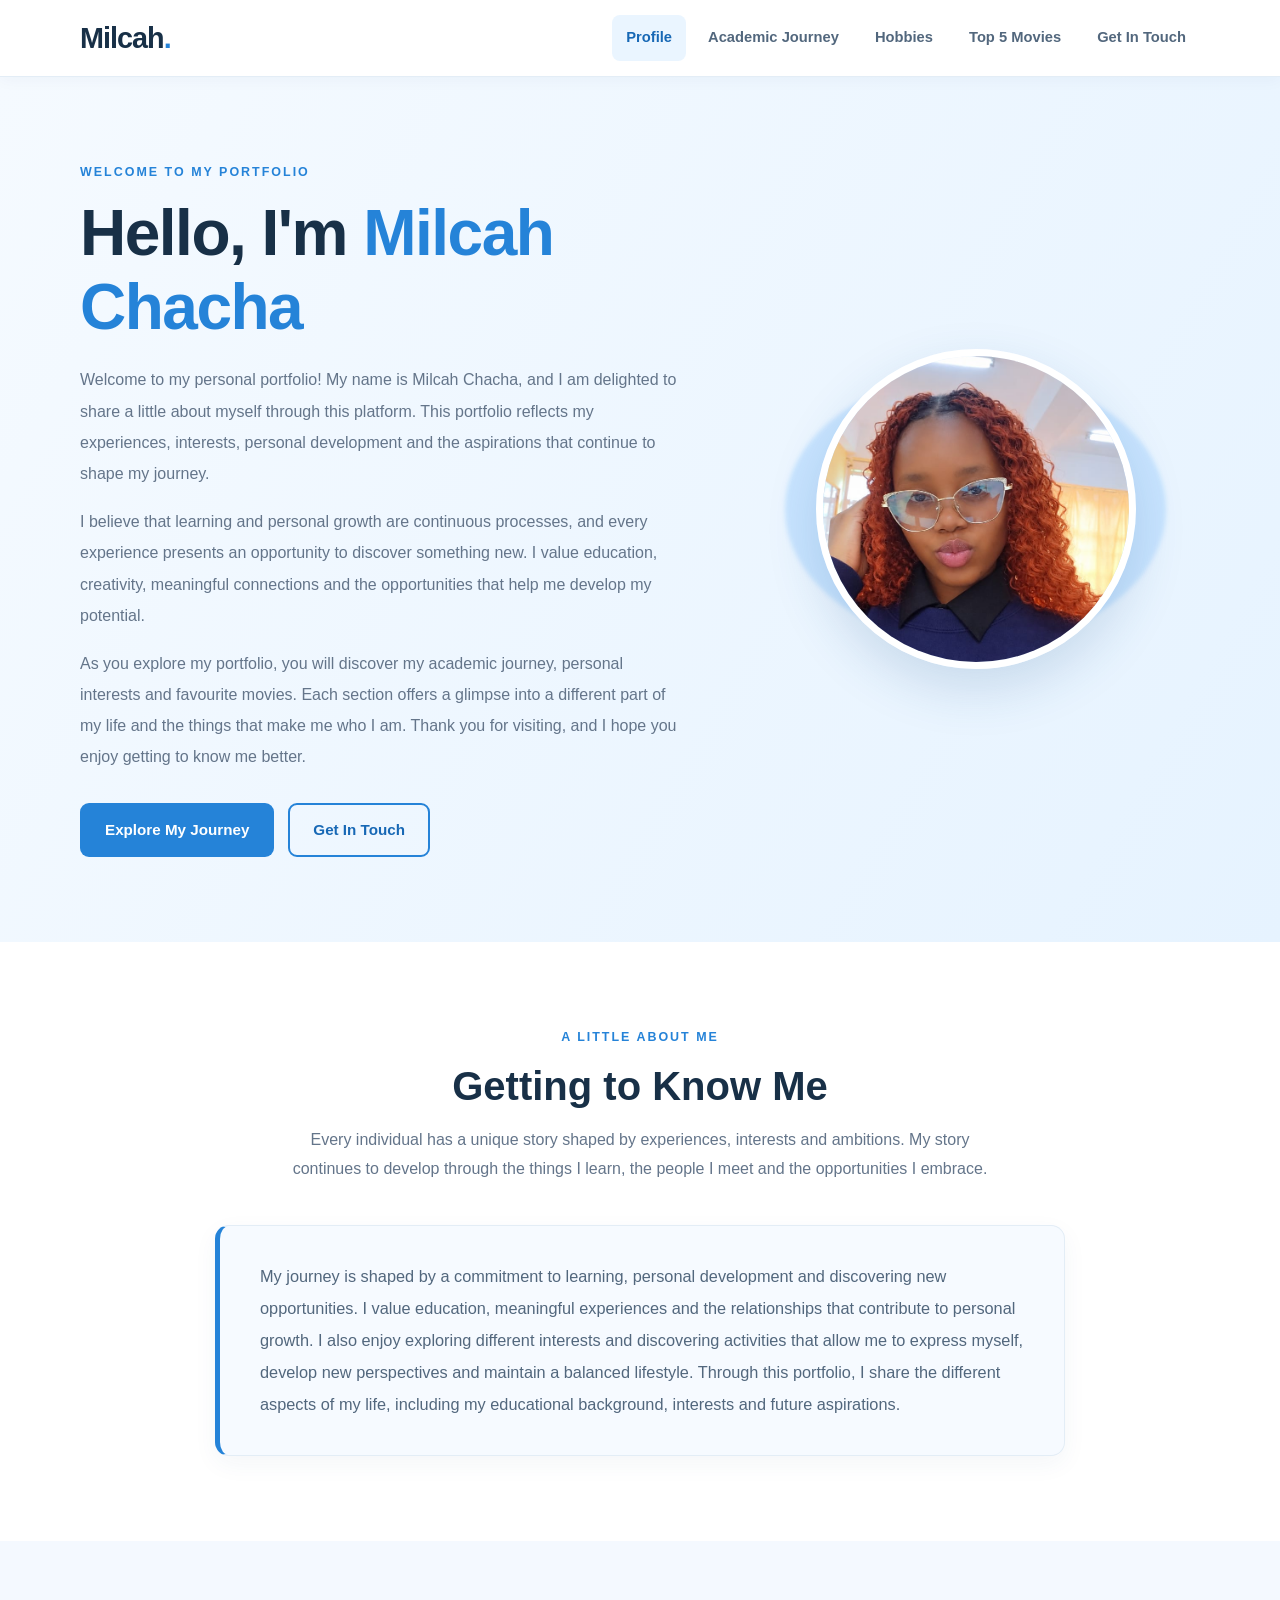
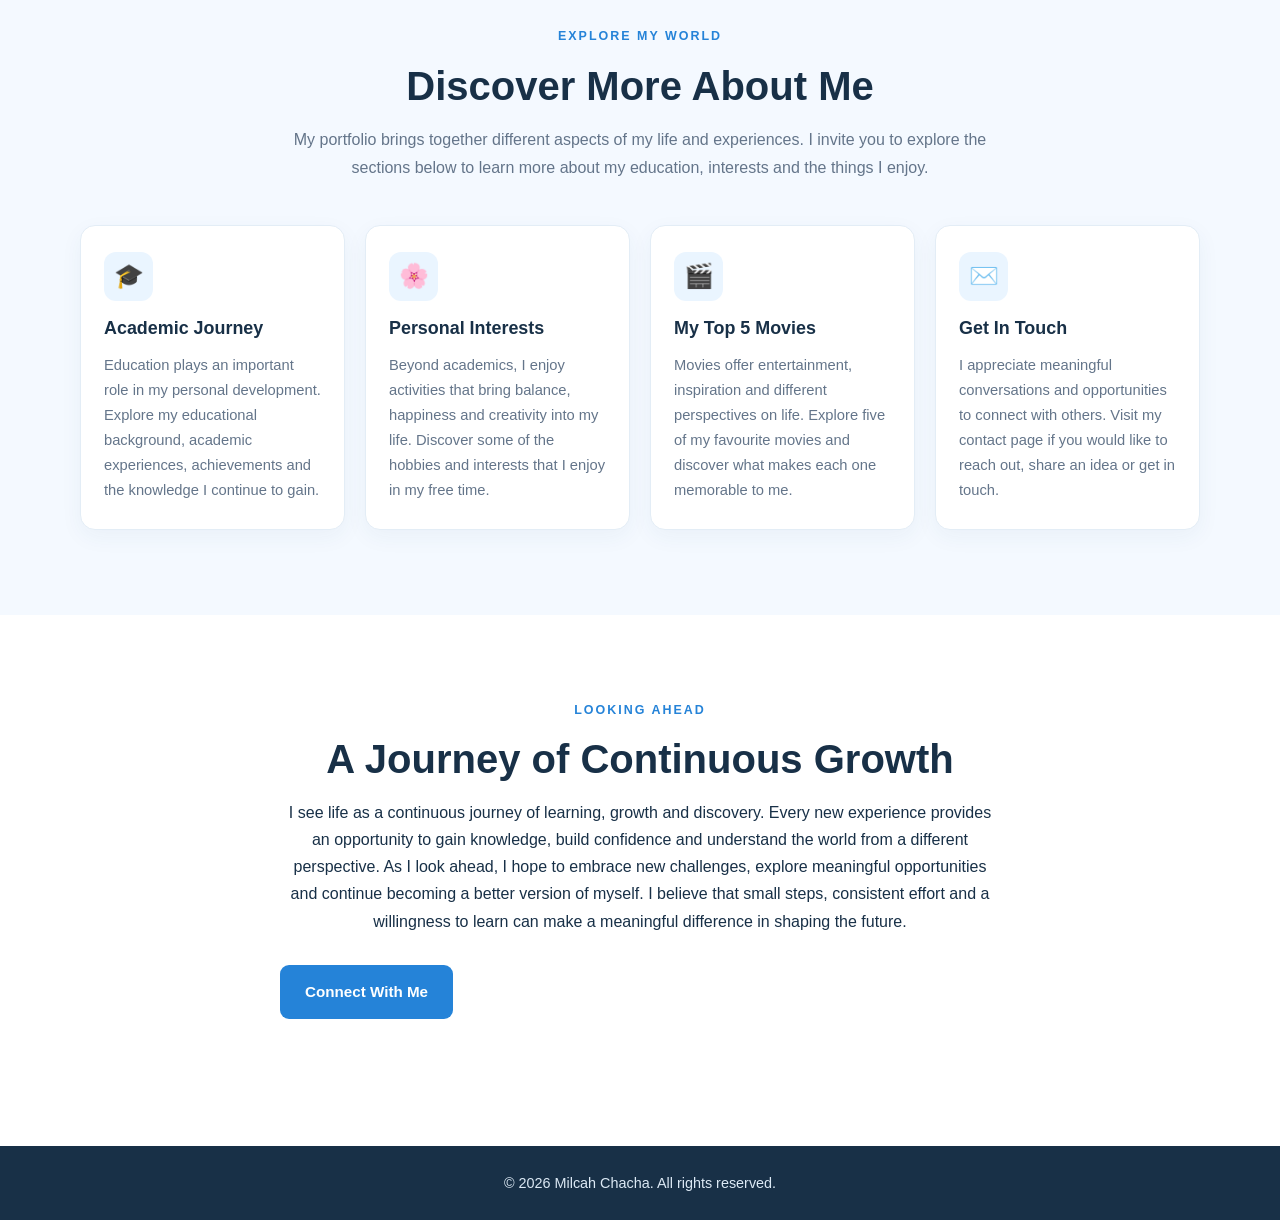
<file: frontend/index.html>
<!DOCTYPE html>
<html lang="en">

<head>
    <meta charset="UTF-8">
    <meta name="viewport" content="width=device-width, initial-scale=1.0">

    <meta name="description"
          content="Explore the personal portfolio of Milcah Chacha, featuring her academic journey, personal interests, experiences and aspirations.">

    <meta name="author" content="Milcah Chacha">
    <meta name="theme-color" content="#183047">

    <title>Milcah Chacha | Personal Portfolio</title>

    <link rel="stylesheet" href="./assets/css/style.css">
</head>

<body>

    <!-- ==========================================
         NAVIGATION
    =========================================== -->

    <header class="site-header">

        <nav class="navbar container" aria-label="Main navigation">

            <a href="./index.html" class="logo" aria-label="Milcah home">
                Milcah<span>.</span>
            </a>

            <button
                class="menu-toggle"
                id="menu-toggle"
                type="button"
                aria-label="Open navigation menu"
                aria-controls="nav-links"
                aria-expanded="false"
            >
                ☰
            </button>

            <ul class="nav-links" id="nav-links">

                <li>
                    <a href="./index.html" class="active" aria-current="page">
                        Profile
                    </a>
                </li>

                <li>
                    <a href="./academic.html">
                        Academic Journey
                    </a>
                </li>

                <li>
                    <a href="./hobbies.html">
                        Hobbies
                    </a>
                </li>

                <li>
                    <a href="./movies.html">
                        Top 5 Movies
                    </a>
                </li>

                <li>
                    <a href="./contact.html">
                        Get In Touch
                    </a>
                </li>

            </ul>

        </nav>

    </header>


    <!-- ==========================================
         MAIN CONTENT
    =========================================== -->

    <main>

        <!-- HERO SECTION -->

        <section class="hero">

            <div class="container hero-content">

                <div class="hero-text">

                    <p class="eyebrow">
                        WELCOME TO MY PORTFOLIO
                    </p>

                    <h1>
                        Hello, I'm
                        <span id="profile-name">Milcah Chacha</span>
                    </h1>

                    <div class="hero-description" id="profile-bio">

                        <p>
                            Welcome to my personal portfolio! My name is
                            Milcah Chacha, and I am delighted to share a
                            little about myself through this platform.
                            This portfolio reflects my experiences,
                            interests, personal development and the
                            aspirations that continue to shape my journey.
                        </p>

                        <p>
                            I believe that learning and personal growth
                            are continuous processes, and every experience
                            presents an opportunity to discover something
                            new. I value education, creativity, meaningful
                            connections and the opportunities that help
                            me develop my potential.
                        </p>

                        <p>
                            As you explore my portfolio, you will discover
                            my academic journey, personal interests and
                            favourite movies. Each section offers a glimpse
                            into a different part of my life and the things
                            that make me who I am. Thank you for visiting,
                            and I hope you enjoy getting to know me better.
                        </p>

                    </div>

                    <div class="hero-buttons">

                        <a href="./academic.html" class="btn btn-primary">
                            Explore My Journey
                        </a>

                        <a href="./contact.html" class="btn btn-outline">
                            Get In Touch
                        </a>

                    </div>

                </div>


                <div class="hero-image">

                    <img
                        id="profile-image"
                        src="./assets/images/profile-placeholder.jpg"
                        alt="Portrait of Milcah Chacha"
                        onerror="this.style.display='none'"
                    >

                </div>

            </div>

        </section>


        <!-- ==========================================
             ABOUT SECTION
        =========================================== -->

        <section class="about-section section-padding">

            <div class="container">

                <div class="section-heading">

                    <p class="eyebrow">
                        A LITTLE ABOUT ME
                    </p>

                    <h2>
                        Getting to Know Me
                    </h2>

                    <p>
                        Every individual has a unique story shaped by
                        experiences, interests and ambitions. My story
                        continues to develop through the things I learn,
                        the people I meet and the opportunities I embrace.
                    </p>

                </div>


                <div class="about-card">

                    <p id="about-bio">
                        My journey is shaped by a commitment to learning,
                        personal development and discovering new opportunities.
                        I value education, meaningful experiences and the
                        relationships that contribute to personal growth.
                        I also enjoy exploring different interests and
                        discovering activities that allow me to express
                        myself, develop new perspectives and maintain a
                        balanced lifestyle. Through this portfolio, I share
                        the different aspects of my life, including my
                        educational background, interests and future
                        aspirations.
                    </p>

                </div>

            </div>

        </section>


        <!-- ==========================================
             PORTFOLIO QUICK LINKS
        =========================================== -->

        <section class="quick-links section-padding">

            <div class="container">

                <div class="section-heading">

                    <p class="eyebrow">
                        EXPLORE MY WORLD
                    </p>

                    <h2>
                        Discover More About Me
                    </h2>

                    <p>
                        My portfolio brings together different aspects
                        of my life and experiences. I invite you to explore
                        the sections below to learn more about my education,
                        interests and the things I enjoy.
                    </p>

                </div>


                <div class="feature-grid">

                    <a href="./academic.html" class="feature-card">

                        <span class="feature-icon">🎓</span>

                        <h3>Academic Journey</h3>

                        <p>
                            Education plays an important role in my personal
                            development. Explore my educational background,
                            academic experiences, achievements and the
                            knowledge I continue to gain.
                        </p>

                    </a>


                    <a href="./hobbies.html" class="feature-card">

                        <span class="feature-icon">🌸</span>

                        <h3>Personal Interests</h3>

                        <p>
                            Beyond academics, I enjoy activities that bring
                            balance, happiness and creativity into my life.
                            Discover some of the hobbies and interests that
                            I enjoy in my free time.
                        </p>

                    </a>


                    <a href="./movies.html" class="feature-card">

                        <span class="feature-icon">🎬</span>

                        <h3>My Top 5 Movies</h3>

                        <p>
                            Movies offer entertainment, inspiration and
                            different perspectives on life. Explore five
                            of my favourite movies and discover what makes
                            each one memorable to me.
                        </p>

                    </a>


                    <a href="./contact.html" class="feature-card">

                        <span class="feature-icon">✉️</span>

                        <h3>Get In Touch</h3>

                        <p>
                            I appreciate meaningful conversations and
                            opportunities to connect with others. Visit
                            my contact page if you would like to reach out,
                            share an idea or get in touch.
                        </p>

                    </a>

                </div>

            </div>

        </section>


        <!-- ==========================================
             CLOSING SECTION
        =========================================== -->

        <section class="about-section section-padding">

            <div class="container">

                <div class="section-heading">

                    <p class="eyebrow">
                        LOOKING AHEAD
                    </p>

                    <h2>
                        A Journey of Continuous Growth
                    </h2>

                    <p>
                        I see life as a continuous journey of learning,
                        growth and discovery. Every new experience provides
                        an opportunity to gain knowledge, build confidence
                        and understand the world from a different
                        perspective. As I look ahead, I hope to embrace
                        new challenges, explore meaningful opportunities
                        and continue becoming a better version of myself.
                        I believe that small steps, consistent effort and
                        a willingness to learn can make a meaningful
                        difference in shaping the future.
                    </p>

                    <div class="hero-buttons">

                        <a href="./contact.html" class="btn btn-primary">
                            Connect With Me
                        </a>

                    </div>

                </div>

            </div>

        </section>

    </main>


    <!-- ==========================================
         FOOTER
    =========================================== -->

    <footer class="site-footer">

        <div class="container">

            <p>
                &copy;
                <span id="current-year"></span>
                Milcah Chacha. All rights reserved.
            </p>

        </div>

    </footer>


    <!-- ==========================================
         JAVASCRIPT
    =========================================== -->

    <script src="./assets/js/api.js"></script>
    <script src="./assets/js/main.js"></script>

</body>

</html>
</file>
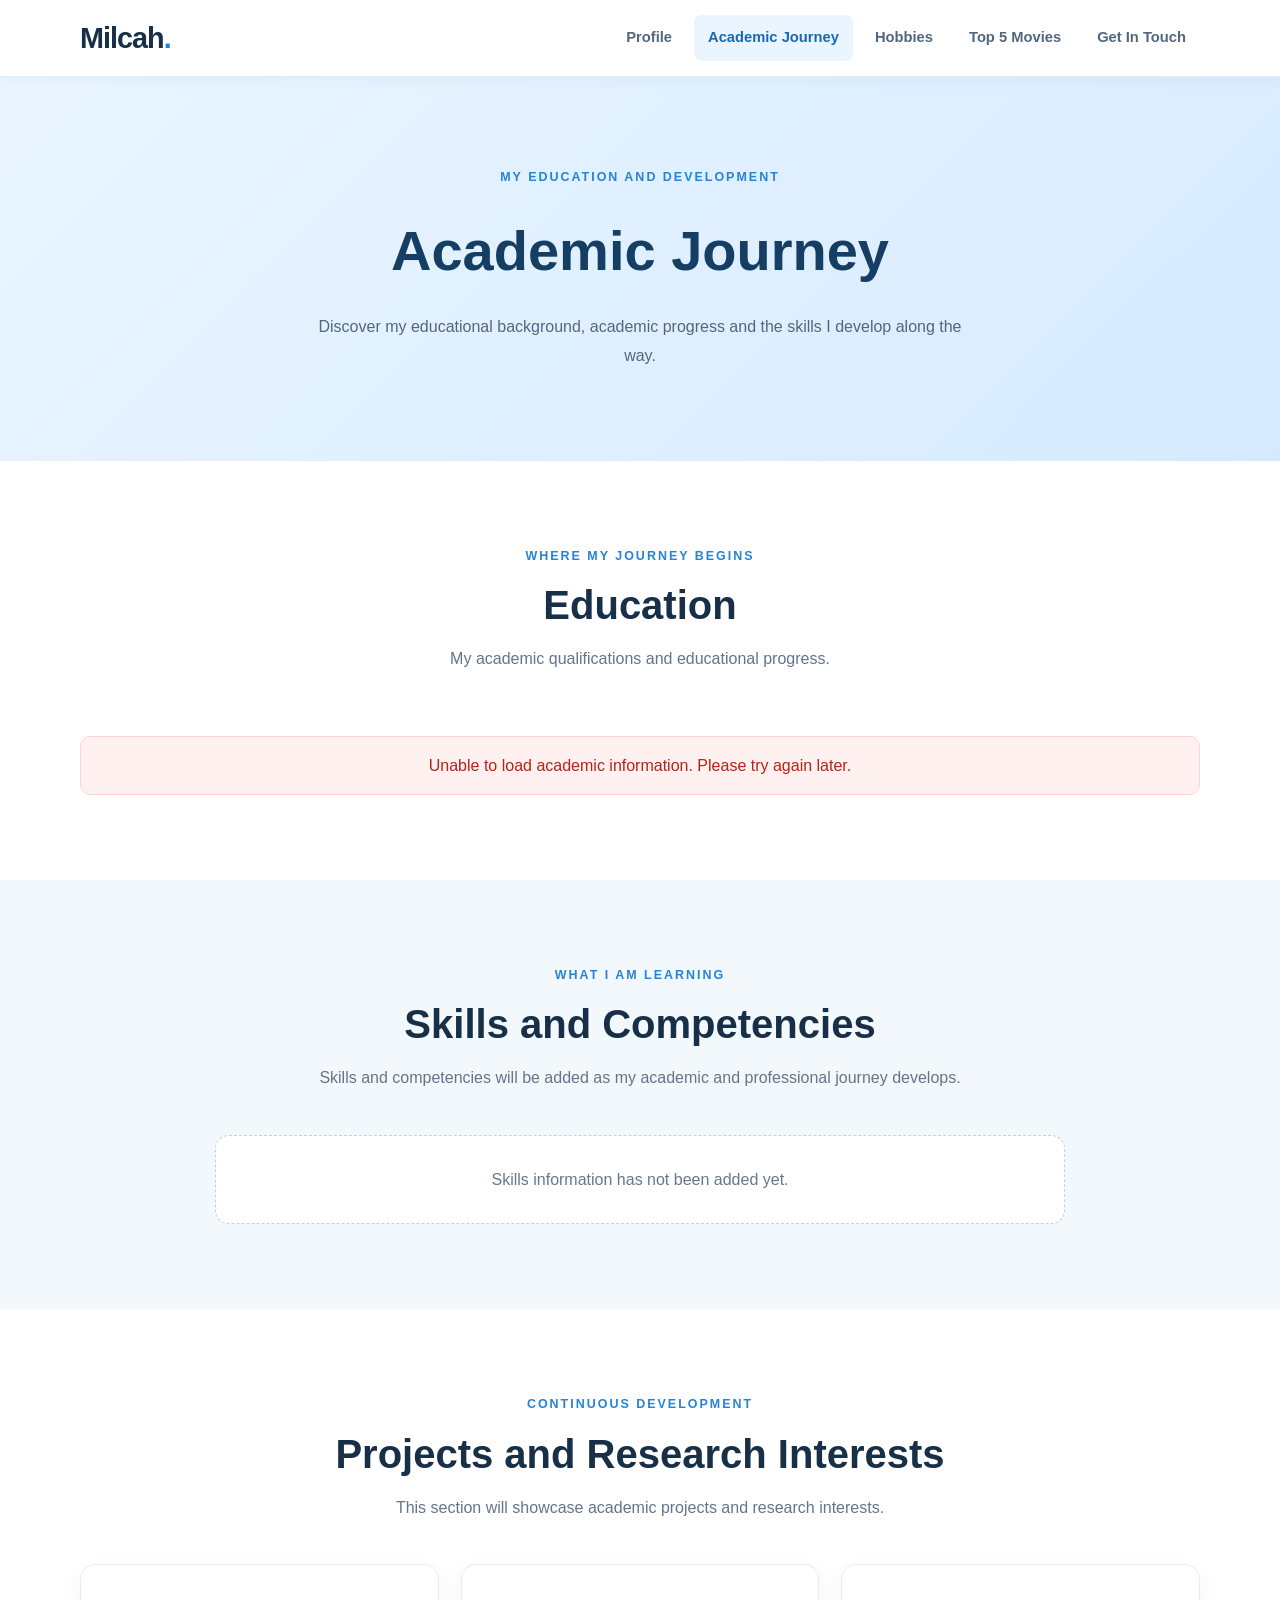
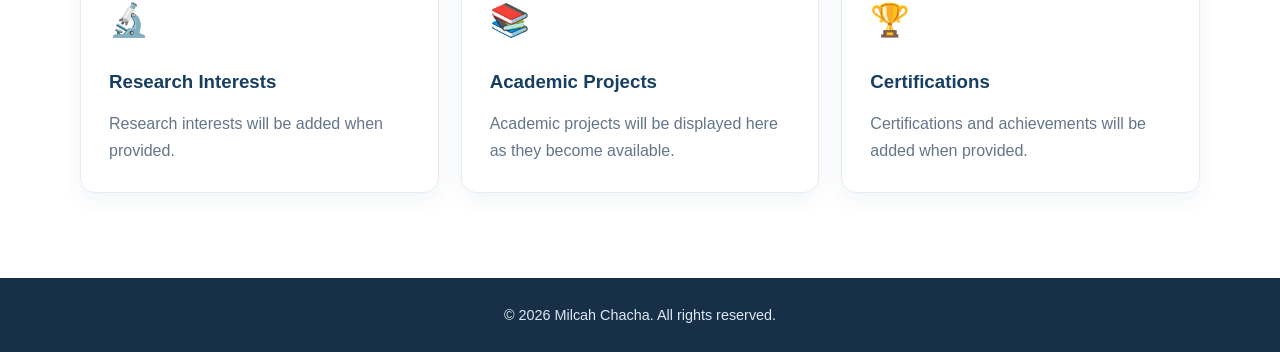
<file: frontend/academic.html>
<!DOCTYPE html>
<html lang="en">

<head>
    <meta charset="UTF-8">
    <meta name="viewport" content="width=device-width, initial-scale=1.0">

    <meta name="description"
          content="Explore Milcah Chacha's academic journey, education and skills.">

    <meta name="author" content="Milcah Chacha">
    <meta name="theme-color" content="#183047">

    <title>Academic Journey | Milcah Chacha</title>

    <link rel="stylesheet" href="./assets/css/style.css">
</head>

<body>

    <!-- ==========================================
         NAVIGATION
    =========================================== -->

    <header class="site-header">

        <nav class="navbar container" aria-label="Main navigation">

            <a href="./index.html" class="logo" aria-label="Milcah home">
                Milcah<span>.</span>
            </a>

            <button
                class="menu-toggle"
                id="menu-toggle"
                type="button"
                aria-label="Open navigation menu"
                aria-controls="nav-links"
                aria-expanded="false"
            >
                ☰
            </button>

            <ul class="nav-links" id="nav-links">

                <li>
                    <a href="./index.html">
                        Profile
                    </a>
                </li>

                <li>
                    <a href="./academic.html"
                       class="active"
                       aria-current="page">
                        Academic Journey
                    </a>
                </li>

                <li>
                    <a href="./hobbies.html">
                        Hobbies
                    </a>
                </li>

                <li>
                    <a href="./movies.html">
                        Top 5 Movies
                    </a>
                </li>

                <li>
                    <a href="./contact.html">
                        Get In Touch
                    </a>
                </li>

            </ul>

        </nav>

    </header>


    <!-- ==========================================
         MAIN CONTENT
    =========================================== -->

    <main>

        <!-- ACADEMIC HERO -->

        <section class="academic-hero">

            <div class="container">

                <p class="eyebrow">
                    MY EDUCATION AND DEVELOPMENT
                </p>

                <h1>
                    Academic Journey
                </h1>

                <p>
                    Discover my educational background, academic progress
                    and the skills I develop along the way.
                </p>

            </div>

        </section>


        <!-- ==========================================
             EDUCATION SECTION
        =========================================== -->

        <section class="section-padding">

            <div class="container">

                <div class="section-heading">

                    <p class="eyebrow">
                        WHERE MY JOURNEY BEGINS
                    </p>

                    <h2>
                        Education
                    </h2>

                    <p>
                        My academic qualifications and educational progress.
                    </p>

                </div>


                <div id="education-container" class="education-list">

                    <p class="loading-message">
                        Loading education information...
                    </p>

                </div>


                <p
                    id="education-error"
                    class="error-message"
                    hidden
                ></p>

            </div>

        </section>


        <!-- ==========================================
             SKILLS AND COMPETENCIES
        =========================================== -->

        <section class="section-padding academic-alt">

            <div class="container">

                <div class="section-heading">

                    <p class="eyebrow">
                        WHAT I AM LEARNING
                    </p>

                    <h2>
                        Skills and Competencies
                    </h2>

                    <p>
                        Skills and competencies will be added as my
                        academic and professional journey develops.
                    </p>

                </div>


                <div
                    id="skills-container"
                    class="academic-placeholder"
                >

                    <p>
                        Skills information has not been added yet.
                    </p>

                </div>

            </div>

        </section>


        <!-- ==========================================
             PROJECTS AND RESEARCH INTERESTS
        =========================================== -->

        <section class="section-padding">

            <div class="container">

                <div class="section-heading">

                    <p class="eyebrow">
                        CONTINUOUS DEVELOPMENT
                    </p>

                    <h2>
                        Projects and Research Interests
                    </h2>

                    <p>
                        This section will showcase academic projects
                        and research interests.
                    </p>

                </div>


                <div class="academic-grid">

                    <!-- RESEARCH INTERESTS -->

                    <article class="academic-info-card">

                        <div class="academic-icon">
                            🔬
                        </div>

                        <h3>
                            Research Interests
                        </h3>

                        <p>
                            Research interests will be added when
                            provided.
                        </p>

                    </article>


                    <!-- ACADEMIC PROJECTS -->

                    <article class="academic-info-card">

                        <div class="academic-icon">
                            📚
                        </div>

                        <h3>
                            Academic Projects
                        </h3>

                        <p>
                            Academic projects will be displayed here
                            as they become available.
                        </p>

                    </article>


                    <!-- CERTIFICATIONS -->

                    <article class="academic-info-card">

                        <div class="academic-icon">
                            🏆
                        </div>

                        <h3>
                            Certifications
                        </h3>

                        <p>
                            Certifications and achievements will be
                            added when provided.
                        </p>

                    </article>

                </div>

            </div>

        </section>

    </main>


    <!-- ==========================================
         FOOTER
    =========================================== -->

    <footer class="site-footer">

        <div class="container">

            <p>
                &copy;
                <span id="current-year"></span>
                Milcah Chacha. All rights reserved.
            </p>

        </div>

    </footer>


    <!-- ==========================================
         JAVASCRIPT
    =========================================== -->

    <script src="./assets/js/api.js"></script>
    <script src="./assets/js/main.js"></script>
    <script src="./assets/js/academic.js"></script>

</body>

</html>
</file>
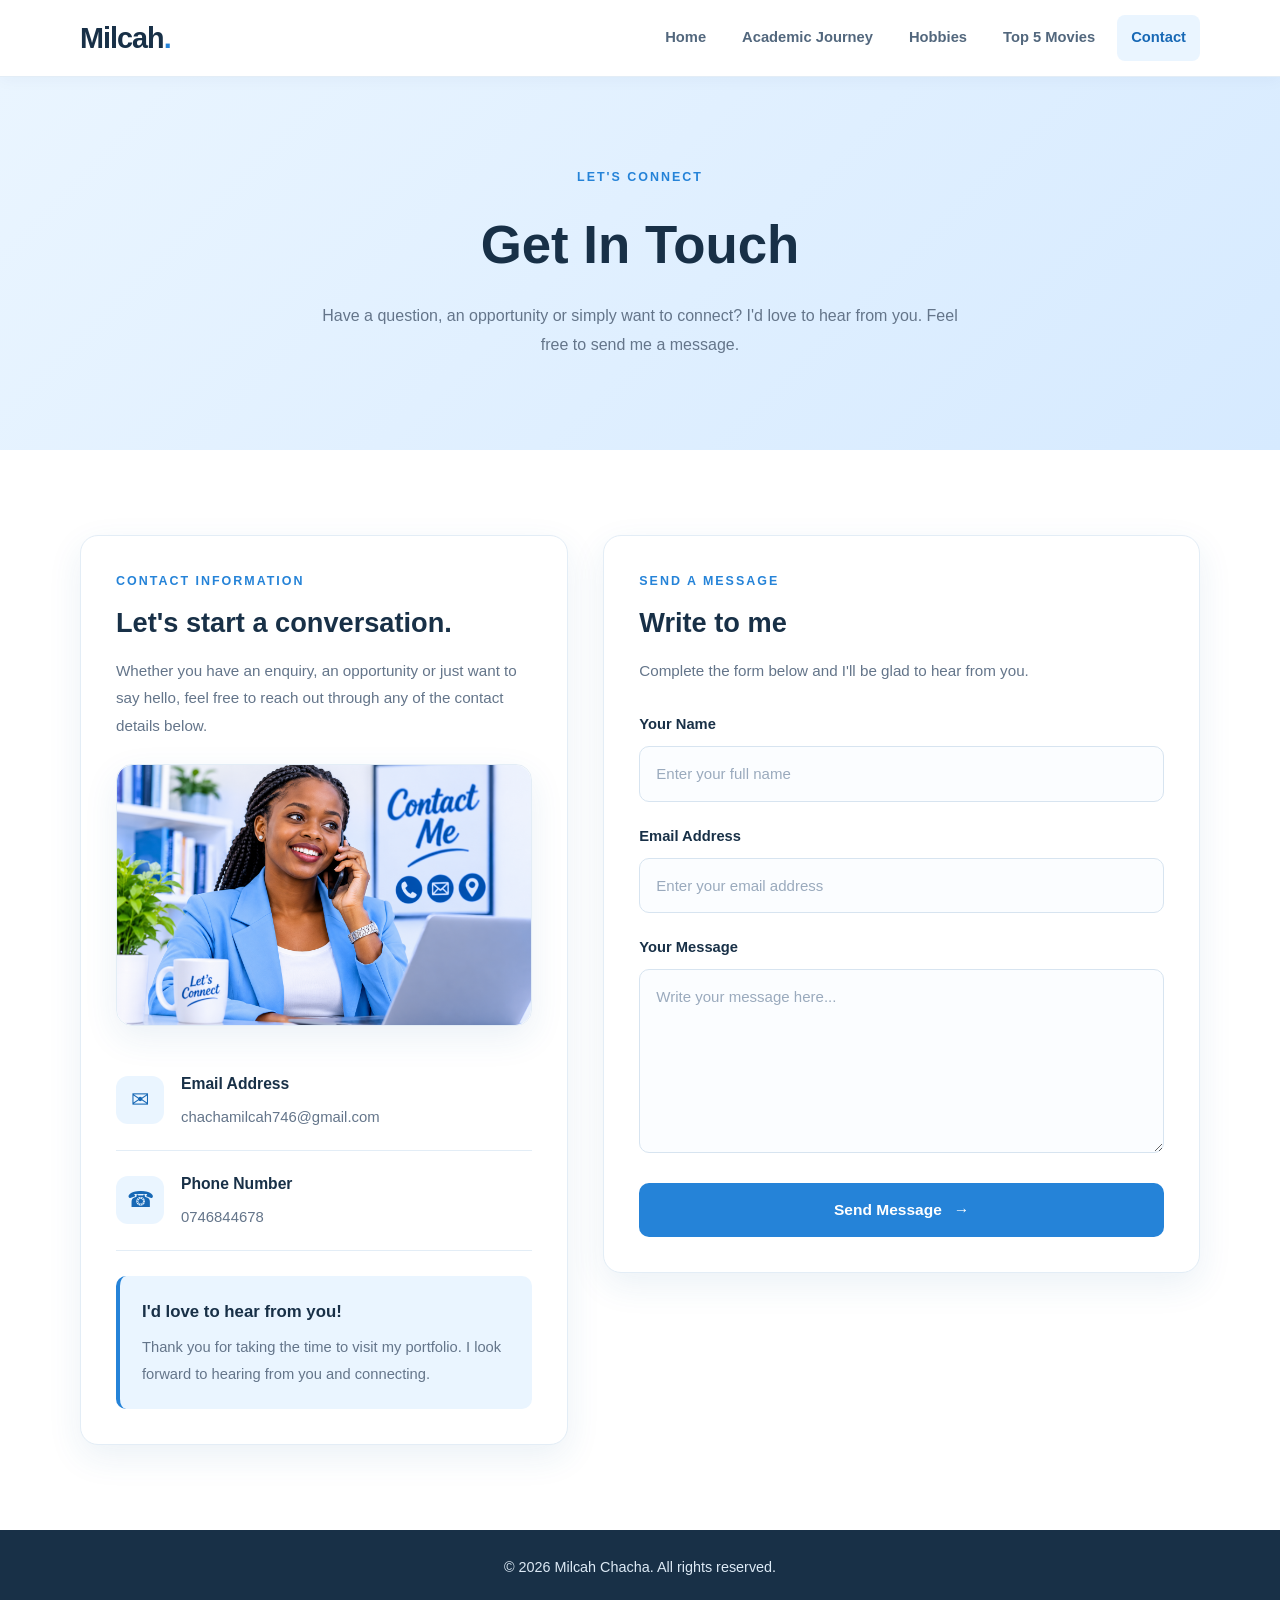
<file: frontend/contact.html>
<!DOCTYPE html>
<html lang="en">
<head>
    <meta charset="UTF-8">
    <meta name="viewport" content="width=device-width, initial-scale=1.0">

    <meta
        name="description"
        content="Get in touch with Milcah Chacha through her personal portfolio. Send an enquiry, share an opportunity or connect."
    >

    <meta name="theme-color" content="#ffffff">

    <title>Contact | Milcah Chacha</title>

    <link rel="stylesheet" href="./assets/css/style.css">
</head>

<body>

<!-- =========================================
     HEADER AND NAVIGATION
========================================= -->

<header class="site-header">

    <nav class="navbar container">

        <a href="./index.html" class="logo">
            Milcah<span>.</span>
        </a>

        <ul class="nav-links" id="nav-links">

            <li>
                <a href="./index.html">Home</a>
            </li>

            <li>
                <a href="./academic.html">Academic Journey</a>
            </li>

            <li>
                <a href="./hobbies.html">Hobbies</a>
            </li>

            <li>
                <a href="./movies.html">Top 5 Movies</a>
            </li>

            <li>
                <a href="./contact.html" class="active" aria-current="page">
                    Contact
                </a>
            </li>

        </ul>

        <button
            class="menu-toggle"
            id="menu-toggle"
            aria-label="Toggle navigation"
            aria-expanded="false"
            aria-controls="nav-links"
            type="button"
        >
            ☰
        </button>

    </nav>

</header>


<!-- =========================================
     MAIN CONTENT
========================================= -->

<main>

    <!-- CONTACT HERO -->

    <section class="contact-hero">

        <div class="container">

            <p class="eyebrow">LET'S CONNECT</p>

            <h1>Get In Touch</h1>

            <p>
                Have a question, an opportunity or simply want to connect?
                I'd love to hear from you. Feel free to send me a message.
            </p>

        </div>

    </section>


    <!-- CONTACT SECTION -->

    <section class="contact-section section-padding">

        <div class="container">

            <div class="contact-layout">

                <!-- CONTACT INFORMATION -->

                <aside class="contact-information">

                    <p class="contact-small-heading">
                        CONTACT INFORMATION
                    </p>

                    <h2>
                        Let's start a conversation.
                    </h2>

                    <p class="contact-description">
                        Whether you have an enquiry, an opportunity
                        or just want to say hello, feel free to reach
                        out through any of the contact details below.
                    </p>


                    <!-- CONTACT CALLING IMAGE -->

                    <div class="contact-image">

                        <img
                            src="./assets/images/contact/contact-calling.png"
                            alt="A professional woman speaking on her phone"
                            loading="lazy"
                        >

                    </div>


                    <!-- EMAIL -->

                    <div class="contact-detail">

                        <div class="contact-detail-icon" aria-hidden="true">
                            ✉
                        </div>

                        <div>

                            <h3>Email Address</h3>

                            <a href="mailto:chachamilcah746@gmail.com">
                                chachamilcah746@gmail.com
                            </a>

                        </div>

                    </div>


                    <!-- PHONE -->

                    <div class="contact-detail">

                        <div class="contact-detail-icon" aria-hidden="true">
                            ☎
                        </div>

                        <div>

                            <h3>Phone Number</h3>

                            <a href="tel:0746844678">
                                0746844678
                            </a>

                        </div>

                    </div>


                    <!-- CONTACT NOTE -->

                    <div class="contact-note">

                        <h3>I'd love to hear from you!</h3>

                        <p>
                            Thank you for taking the time to visit
                            my portfolio. I look forward to hearing
                            from you and connecting.
                        </p>

                    </div>

                </aside>


                <!-- CONTACT FORM -->

                <div class="contact-form-card">

                    <div class="contact-form-heading">

                        <p class="contact-small-heading">
                            SEND A MESSAGE
                        </p>

                        <h2>Write to me</h2>

                        <p>
                            Complete the form below and I'll be glad
                            to hear from you.
                        </p>

                    </div>


                    <form id="contact-form">

                        <!-- NAME -->

                        <div class="form-group">

                            <label for="sender-name">
                                Your Name
                            </label>

                            <input
                                type="text"
                                id="sender-name"
                                name="sender_name"
                                placeholder="Enter your full name"
                                minlength="2"
                                maxlength="150"
                                autocomplete="name"
                                required
                            >

                        </div>


                        <!-- EMAIL -->

                        <div class="form-group">

                            <label for="sender-email">
                                Email Address
                            </label>

                            <input
                                type="email"
                                id="sender-email"
                                name="sender_email"
                                placeholder="Enter your email address"
                                maxlength="255"
                                autocomplete="email"
                                required
                            >

                        </div>


                        <!-- MESSAGE -->

                        <div class="form-group">

                            <label for="message">
                                Your Message
                            </label>

                            <textarea
                                id="message"
                                name="message"
                                rows="6"
                                placeholder="Write your message here..."
                                minlength="10"
                                maxlength="5000"
                                required
                            ></textarea>

                        </div>


                        <!-- SUBMIT BUTTON -->

                        <button
                            type="submit"
                            class="contact-submit-btn"
                            id="contact-submit"
                        >
                            Send Message <span aria-hidden="true">→</span>
                        </button>


                        <!-- FORM FEEDBACK -->

                        <p
                            id="contact-feedback"
                            class="contact-feedback"
                            role="status"
                            aria-live="polite"
                        ></p>

                    </form>

                </div>

            </div>

        </div>

    </section>

</main>


<!-- =========================================
     FOOTER
========================================= -->

<footer class="site-footer">

    <div class="container">

        <p>
            &copy;
            <span id="current-year"></span>
            Milcah Chacha. All rights reserved.
        </p>

    </div>

</footer>


<!-- =========================================
     JAVASCRIPT FILES
========================================= -->

<script src="./assets/js/api.js"></script>
<script src="./assets/js/main.js"></script>
<script src="./assets/js/contact.js"></script>

</body>
</html>
</file>
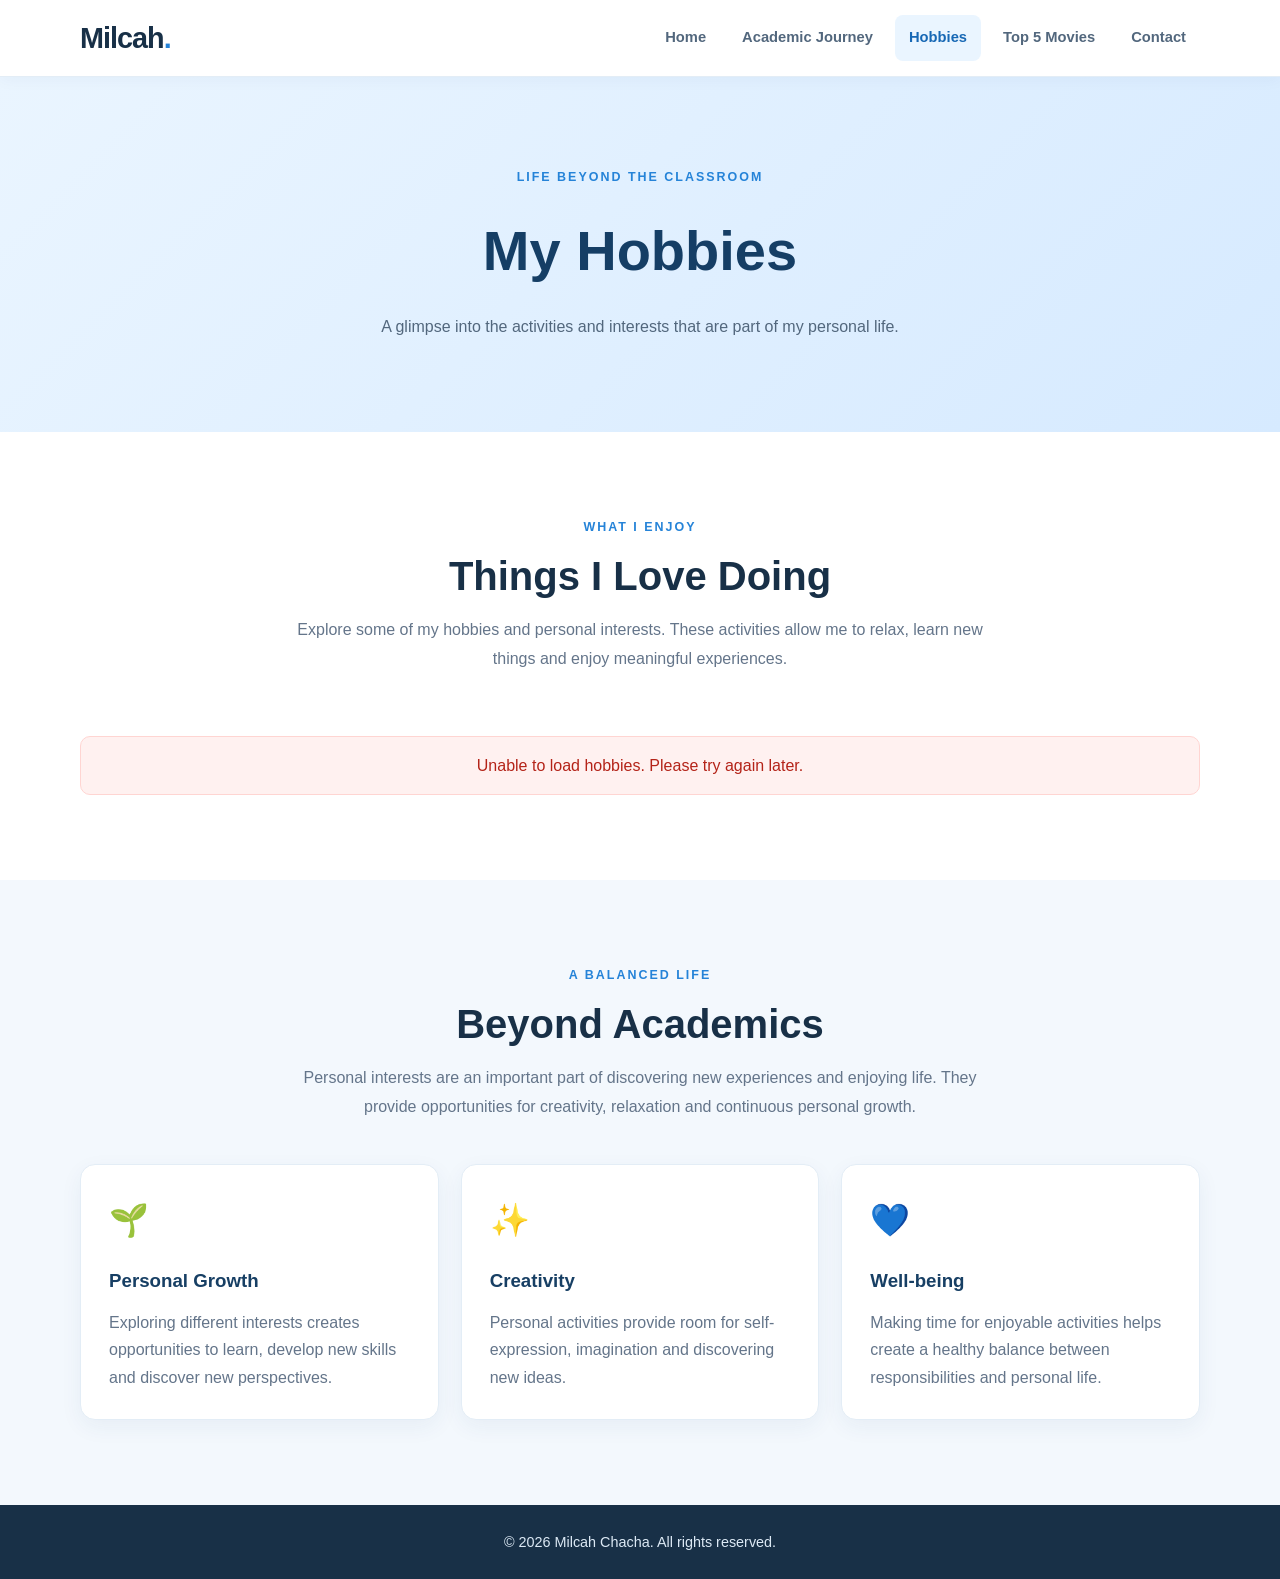
<file: frontend/hobbies.html>
<!DOCTYPE html>
<html lang="en">

<head>
    <meta charset="UTF-8">
    <meta name="viewport" content="width=device-width, initial-scale=1.0">

    <meta name="description"
          content="Discover Milcah Chacha's hobbies, interests and favourite personal activities.">

    <meta name="author" content="Milcah Chacha">
    <meta name="theme-color" content="#183047">

    <title>My Hobbies | Milcah Chacha</title>

    <link rel="stylesheet" href="./assets/css/style.css">
</head>

<body>

    <!-- ==========================================
         NAVIGATION
    =========================================== -->

    <header class="site-header">

        <nav class="navbar container" aria-label="Main navigation">

            <a href="./index.html" class="logo">
                Milcah<span>.</span>
            </a>

            <button
                class="menu-toggle"
                id="menu-toggle"
                type="button"
                aria-label="Open navigation menu"
                aria-controls="nav-links"
                aria-expanded="false"
            >
                ☰
            </button>

            <ul class="nav-links" id="nav-links">

                <li>
                    <a href="./index.html">Home</a>
                </li>

                <li>
                    <a href="./academic.html">Academic Journey</a>
                </li>

                <li>
                    <a href="./hobbies.html" class="active" aria-current="page">
                        Hobbies
                    </a>
                </li>

                <li>
                    <a href="./movies.html">Top 5 Movies</a>
                </li>

                <li>
                    <a href="./contact.html">Contact</a>
                </li>

            </ul>

        </nav>

    </header>


    <!-- ==========================================
         MAIN CONTENT
    =========================================== -->

    <main>

        <!-- HOBBIES HERO -->

        <section class="academic-hero hobbies-hero">

            <div class="container">

                <p class="eyebrow">
                    LIFE BEYOND THE CLASSROOM
                </p>

                <h1>
                    My Hobbies
                </h1>

                <p>
                    A glimpse into the activities and interests
                    that are part of my personal life.
                </p>

            </div>

        </section>


        <!-- HOBBIES COLLECTION -->

        <section class="section-padding">

            <div class="container">

                <div class="section-heading">

                    <p class="eyebrow">
                        WHAT I ENJOY
                    </p>

                    <h2>
                        Things I Love Doing
                    </h2>

                    <p>
                        Explore some of my hobbies and personal interests.
                        These activities allow me to relax, learn new things
                        and enjoy meaningful experiences.
                    </p>

                </div>


                <div id="hobbies-container" class="hobbies-grid">

                    <p class="loading-message">
                        Loading hobbies...
                    </p>

                </div>


                <p
                    id="hobbies-error"
                    class="error-message"
                    hidden
                ></p>

            </div>

        </section>


        <!-- PERSONAL BALANCE SECTION -->

        <section class="section-padding academic-alt">

            <div class="container">

                <div class="section-heading">

                    <p class="eyebrow">
                        A BALANCED LIFE
                    </p>

                    <h2>
                        Beyond Academics
                    </h2>

                    <p>
                        Personal interests are an important part of
                        discovering new experiences and enjoying life.
                        They provide opportunities for creativity,
                        relaxation and continuous personal growth.
                    </p>

                </div>


                <div class="academic-grid">

                    <article class="academic-info-card">

                        <div class="academic-icon">🌱</div>

                        <h3>Personal Growth</h3>

                        <p>
                            Exploring different interests creates
                            opportunities to learn, develop new skills
                            and discover new perspectives.
                        </p>

                    </article>


                    <article class="academic-info-card">

                        <div class="academic-icon">✨</div>

                        <h3>Creativity</h3>

                        <p>
                            Personal activities provide room for
                            self-expression, imagination and
                            discovering new ideas.
                        </p>

                    </article>


                    <article class="academic-info-card">

                        <div class="academic-icon">💙</div>

                        <h3>Well-being</h3>

                        <p>
                            Making time for enjoyable activities
                            helps create a healthy balance between
                            responsibilities and personal life.
                        </p>

                    </article>

                </div>

            </div>

        </section>

    </main>


    <!-- ==========================================
         FOOTER
    =========================================== -->

    <footer class="site-footer">

        <div class="container">

            <p>
                &copy;
                <span id="current-year"></span>
                Milcah Chacha. All rights reserved.
            </p>

        </div>

    </footer>


    <!-- ==========================================
         JAVASCRIPT
    =========================================== -->

    <script src="./assets/js/api.js"></script>
    <script src="./assets/js/main.js"></script>
    <script src="./assets/js/hobbies.js"></script>

</body>

</html>
</file>
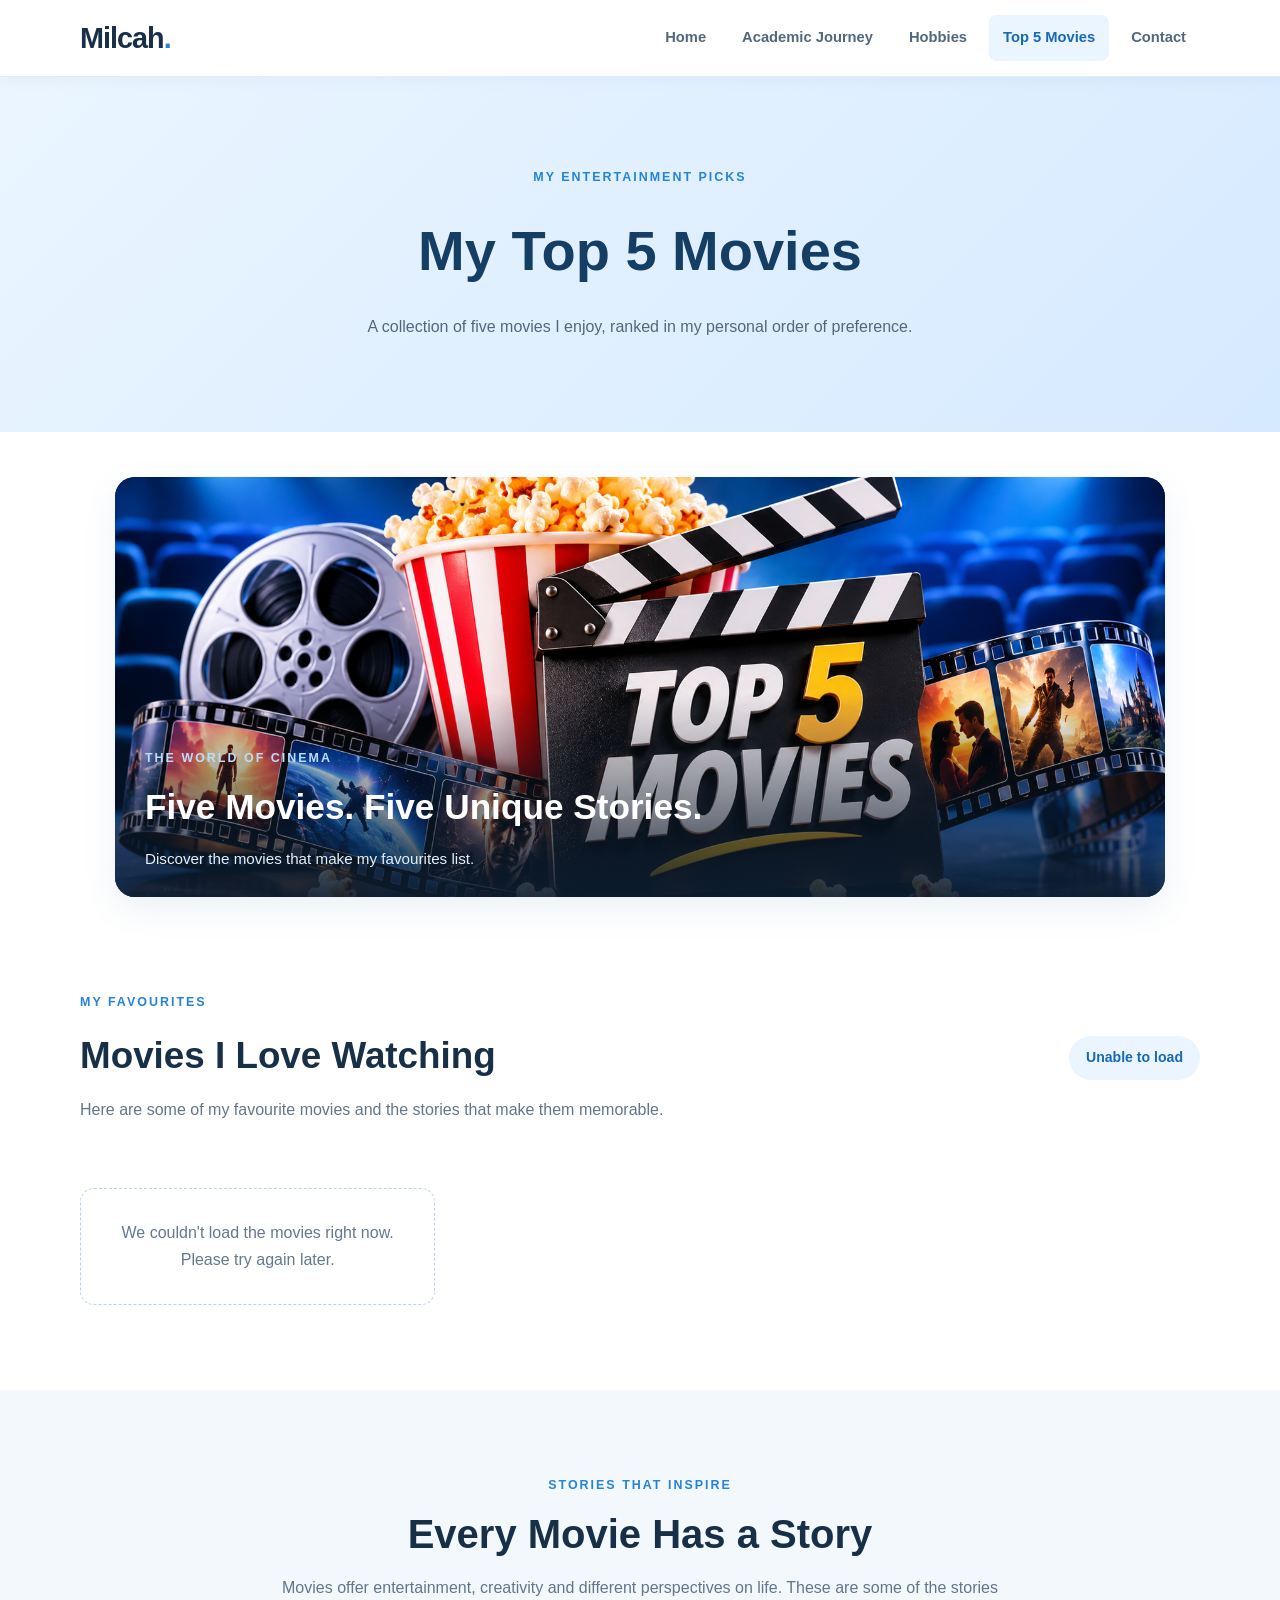
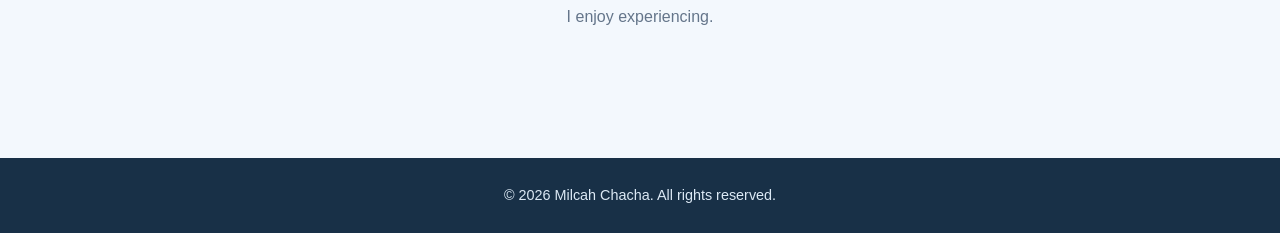
<file: frontend/movies.html>
<!DOCTYPE html>
<html lang="en">

<head>
    <meta charset="UTF-8">
    <meta name="viewport" content="width=device-width, initial-scale=1.0">

    <meta
        name="description"
        content="Discover Milcah Chacha's top five favourite movies."
    >

    <meta name="author" content="Milcah Chacha">
    <meta name="theme-color" content="#183047">

    <title>Top 5 Movies | Milcah Chacha</title>

    <link rel="stylesheet" href="./assets/css/style.css">
</head>

<body>

    <!-- ==========================================
         NAVIGATION
    =========================================== -->

    <header class="site-header">

        <nav class="navbar container" aria-label="Main navigation">

            <a href="./index.html" class="logo">
                Milcah<span>.</span>
            </a>

            <button
                class="menu-toggle"
                id="menu-toggle"
                type="button"
                aria-label="Open navigation menu"
                aria-controls="nav-links"
                aria-expanded="false"
            >
                ☰
            </button>

            <ul class="nav-links" id="nav-links">

                <li>
                    <a href="./index.html">Home</a>
                </li>

                <li>
                    <a href="./academic.html">Academic Journey</a>
                </li>

                <li>
                    <a href="./hobbies.html">Hobbies</a>
                </li>

                <li>
                    <a href="./movies.html" class="active" aria-current="page">
                        Top 5 Movies
                    </a>
                </li>

                <li>
                    <a href="./contact.html">Contact</a>
                </li>

            </ul>

        </nav>

    </header>


    <!-- ==========================================
         MAIN CONTENT
    =========================================== -->

    <main>

        <!-- MOVIES HERO -->

        <section class="movies-hero">

            <div class="container">

                <p class="eyebrow">
                    MY ENTERTAINMENT PICKS
                </p>

                <h1>
                    My Top 5 Movies
                </h1>

                <p>
                    A collection of five movies I enjoy, ranked
                    in my personal order of preference.
                </p>

            </div>

        </section>


        <!-- GENERAL MOVIE IMAGE -->

        <section class="movies-feature-section">

            <div class="container">

                <div class="movies-feature-image">

                    <img
                        src="./assets/images/movies/top-five-movies.png"
                        alt="A cinematic movie poster representing Milcah's top five favourite movies"
                        loading="lazy"
                    >

                    <div class="movies-feature-caption">

                        <p>THE WORLD OF CINEMA</p>

                        <h2>
                            Five Movies. Five Unique Stories.
                        </h2>

                        <span>
                            Discover the movies that make my favourites list.
                        </span>

                    </div>

                </div>

            </div>

        </section>


        <!-- MOVIE COLLECTION -->

        <section class="movies-section section-padding">

            <div class="container">

                <div class="movies-heading">

                    <div>

                        <p class="eyebrow">
                            MY FAVOURITES
                        </p>

                        <h2>
                            Movies I Love Watching
                        </h2>

                        <p>
                            Here are some of my favourite movies
                            and the stories that make them memorable.
                        </p>

                    </div>

                    <p
                        class="movies-count"
                        id="movies-count"
                    >
                        Loading movies...
                    </p>

                </div>


                <div
                    id="movies-container"
                    class="movies-grid"
                >

                    <p class="loading-message">
                        Loading movie collection...
                    </p>

                </div>

            </div>

        </section>


        <!-- CLOSING SECTION -->

        <section class="section-padding academic-alt">

            <div class="container">

                <div class="section-heading">

                    <p class="eyebrow">
                        STORIES THAT INSPIRE
                    </p>

                    <h2>
                        Every Movie Has a Story
                    </h2>

                    <p>
                        Movies offer entertainment, creativity and
                        different perspectives on life. These are
                        some of the stories I enjoy experiencing.
                    </p>

                </div>

            </div>

        </section>

    </main>


    <!-- ==========================================
         FOOTER
    =========================================== -->

    <footer class="site-footer">

        <div class="container">

            <p>
                &copy;
                <span id="current-year"></span>
                Milcah Chacha. All rights reserved.
            </p>

        </div>

    </footer>


    <!-- ==========================================
         JAVASCRIPT
    =========================================== -->

    <script src="./assets/js/api.js"></script>
    <script src="./assets/js/main.js"></script>
    <script src="./assets/js/movies.js"></script>

</body>

</html>
</file>
<file: frontend/assets/css/style.css>
/* =====================================================
   MILCAH CHACHA - PERSONAL PORTFOLIO
   Complete Responsive Stylesheet
   Theme: Professional White, Sky Blue and Navy
   ===================================================== */


/* =====================================================
   1. GLOBAL VARIABLES
   ===================================================== */

:root {
    --primary: #2583d8;
    --primary-dark: #1768b5;
    --primary-light: #eaf5ff;

    --navy: #183047;
    --navy-light: #244762;

    --text-dark: #183047;
    --text-muted: #64758a;

    --white: #ffffff;
    --background: #f8fbff;
    --border: #e3edf6;

    --success: #217346;
    --danger: #b42318;

    --shadow: 0 12px 35px rgba(36, 100, 160, 0.09);

    --radius: 16px;
}


/* =====================================================
   2. GLOBAL RESET AND DEFAULT STYLES
   ===================================================== */

* {
    margin: 0;
    padding: 0;
    box-sizing: border-box;
}

html {
    scroll-behavior: smooth;
    scroll-padding-top: 90px;
}

body {
    font-family: "Segoe UI", Arial, sans-serif;
    color: var(--text-dark);
    background: var(--white);
    line-height: 1.7;
    min-height: 100vh;
}

img {
    max-width: 100%;
    display: block;
}

a {
    color: inherit;
    text-decoration: none;
}

button,
input,
textarea,
select {
    font: inherit;
}

button {
    cursor: pointer;
}

.container {
    width: min(1120px, calc(100% - 40px));
    margin: 0 auto;
}

.section-padding {
    padding: 85px 0;
}

.eyebrow {
    color: var(--primary);
    font-size: 0.78rem;
    font-weight: 800;
    letter-spacing: 2px;
    text-transform: uppercase;
    margin-bottom: 12px;
}

.section-heading {
    max-width: 720px;
    margin: 0 auto 42px;
    text-align: center;
}

.section-heading h2 {
    color: var(--navy);
    font-size: clamp(1.8rem, 4vw, 2.5rem);
    line-height: 1.3;
    margin-bottom: 14px;
}

.section-heading > p:last-child {
    color: var(--text-muted);
    line-height: 1.8;
}

.loading-message {
    color: var(--text-muted);
    text-align: center;
    padding: 35px;
    grid-column: 1 / -1;
}

.error-message {
    color: var(--danger);
    background: #fff1f0;
    border: 1px solid #ffd5d2;
    border-radius: 10px;
    padding: 15px;
    margin-top: 20px;
    text-align: center;
}

.empty-message {
    grid-column: 1 / -1;
    padding: 35px;
    text-align: center;
    color: var(--text-muted);
}


/* =====================================================
   3. NAVIGATION
   ===================================================== */

.site-header {
    position: sticky;
    top: 0;
    z-index: 1000;
    width: 100%;
    background: rgba(255, 255, 255, 0.97);
    border-bottom: 1px solid var(--border);
    box-shadow: 0 3px 15px rgba(20, 60, 100, 0.04);
    backdrop-filter: blur(12px);
}

.navbar {
    min-height: 76px;
    display: flex;
    align-items: center;
    justify-content: space-between;
    gap: 25px;
}

.logo {
    color: var(--navy);
    font-size: 1.8rem;
    font-weight: 850;
    letter-spacing: -1px;
    flex-shrink: 0;
}

.logo span {
    color: var(--primary);
}

.nav-links {
    list-style: none;
    display: flex;
    flex-direction: row;
    align-items: center;
    justify-content: flex-start;
    gap: 8px;
    margin-left: auto;
    padding: 0;
}

.nav-links li {
    order: 0;
}

.nav-links a {
    display: block;
    color: #52677d;
    font-size: 0.92rem;
    font-weight: 600;
    padding: 10px 14px;
    border-radius: 8px;
    transition: 0.25s ease;
}

.nav-links a:hover {
    color: var(--primary-dark);
    background: var(--primary-light);
}

.nav-links a.active {
    color: var(--primary-dark);
    background: var(--primary-light);
    font-weight: 750;
}

.menu-toggle {
    display: none;
    width: 43px;
    height: 43px;
    border: 1px solid var(--border);
    border-radius: 9px;
    color: var(--navy);
    background: var(--white);
    font-size: 1.5rem;
    align-items: center;
    justify-content: center;
}


/* =====================================================
   4. BUTTONS
   ===================================================== */

.btn {
    display: inline-flex;
    align-items: center;
    justify-content: center;
    min-height: 48px;
    padding: 12px 23px;
    border-radius: 9px;
    font-size: 0.95rem;
    font-weight: 700;
    border: 2px solid transparent;
    transition: 0.25s ease;
}

.btn-primary {
    background: var(--primary);
    color: var(--white);
}

.btn-primary:hover {
    background: var(--primary-dark);
    transform: translateY(-2px);
}

.btn-outline {
    color: var(--primary-dark);
    background: transparent;
    border-color: var(--primary);
}

.btn-outline:hover {
    background: var(--primary-light);
    transform: translateY(-2px);
}


/* =====================================================
   5. HOMEPAGE HERO
   ===================================================== */

.hero {
    position: relative;
    overflow: hidden;
    background: linear-gradient(120deg, #f5faff, #e6f3ff);
    padding: 85px 0;
}

.hero-content {
    display: grid;
    grid-template-columns: 1.15fr 0.85fr;
    align-items: center;
    gap: 65px;
}

.hero-text {
    max-width: 650px;
}

.hero-text h1 {
    color: var(--navy);
    font-size: clamp(2.5rem, 5vw, 4rem);
    line-height: 1.15;
    letter-spacing: -1.5px;
    margin: 14px 0 18px;
}

.hero-text h1 span {
    color: var(--primary);
}

/* Homepage prose introduction */

.hero-description {
    max-width: 650px;
    margin: 20px 0;
}

.hero-description p {
    color: var(--text-muted);
    font-size: 1rem;
    line-height: 1.95;
    margin-bottom: 17px;
    text-align: left;
}

.hero-description p:last-child {
    margin-bottom: 0;
}

/* Compatibility with other pages or older hero markup */

.hero-text h2 {
    color: #3d5b75;
    font-size: clamp(1.15rem, 2vw, 1.5rem);
    line-height: 1.5;
    font-weight: 650;
    margin-bottom: 18px;
}

.hero-text > p:not(.eyebrow) {
    color: var(--text-muted);
    font-size: 1rem;
    line-height: 1.9;
    max-width: 620px;
}

.hero-buttons {
    display: flex;
    flex-wrap: wrap;
    gap: 14px;
    margin-top: 30px;
}

.hero-image {
    display: flex;
    align-items: center;
    justify-content: center;
    position: relative;
}

.hero-image::before {
    content: "";
    position: absolute;
    width: 85%;
    height: 85%;
    border-radius: 50%;
    background: #c8e4ff;
    filter: blur(2px);
}

.hero-image img {
    position: relative;
    z-index: 1;
    width: 320px;
    height: 320px;
    max-width: 100%;
    object-fit: cover;
    object-position: center 35%;
    border-radius: 50%;
    border: 7px solid var(--white);
    box-shadow: 0 20px 50px rgba(34, 91, 145, 0.17);
}


/* =====================================================
   6. HOMEPAGE ABOUT SECTION
   ===================================================== */

.about-section {
    background: var(--white);
}

.about-card {
    max-width: 850px;
    margin: 0 auto;
    padding: 35px 40px;
    background: #f6faff;
    border: 1px solid var(--border);
    border-left: 5px solid var(--primary);
    border-radius: 14px;
    box-shadow: 0 8px 25px rgba(30, 75, 115, 0.05);
}

.about-card p {
    color: #52677d;
    font-size: 1.02rem;
    line-height: 1.95;
}


/* =====================================================
   7. HOMEPAGE FEATURE CARDS
   ===================================================== */

.quick-links {
    background: #f4f9ff;
}

.feature-grid {
    display: grid;
    grid-template-columns: repeat(4, 1fr);
    gap: 20px;
}

.feature-card {
    display: flex;
    flex-direction: column;
    min-height: 210px;
    padding: 26px 23px;
    background: var(--white);
    border: 1px solid var(--border);
    border-radius: 15px;
    box-shadow: 0 7px 22px rgba(30, 75, 115, 0.05);
    color: var(--text-muted);
    transition: transform 0.25s ease, box-shadow 0.25s ease;
}

.feature-card:hover {
    transform: translateY(-6px);
    box-shadow: var(--shadow);
    border-color: #b6d9fa;
}

.feature-card h3 {
    color: var(--navy);
    font-size: 1.12rem;
    margin: 12px 0 9px;
}

.feature-card p {
    color: var(--text-muted);
    font-size: 0.92rem;
    line-height: 1.7;
}

.feature-icon {
    width: 49px;
    height: 49px;
    display: flex;
    align-items: center;
    justify-content: center;
    background: var(--primary-light);
    color: var(--primary-dark);
    border-radius: 12px;
    font-size: 1.5rem;
}


/* =====================================================
   8. ACADEMIC JOURNEY PAGE
   ===================================================== */

.academic-hero {
    padding: 90px 20px;
    text-align: center;
    background: linear-gradient(135deg, #eaf5ff, #d6eaff);
}

.academic-hero h1 {
    color: #153e65;
    font-size: clamp(2.2rem, 5vw, 3.5rem);
    margin: 15px 0;
}

.academic-hero p:not(.eyebrow) {
    max-width: 650px;
    margin: 0 auto;
    color: #52677d;
    line-height: 1.8;
}

.academic-alt {
    background: #f3f8fd;
}

.education-list {
    max-width: 950px;
    margin: 40px auto 0;
    display: grid;
    gap: 25px;
}

.education-card {
    display: flex;
    align-items: center;
    gap: 28px;
    width: 100%;
    background: var(--white);
    border: 1px solid #e1edf8;
    border-radius: 16px;
    padding: 28px;
    box-shadow: 0 8px 25px rgba(30, 75, 115, 0.07);
    transition: transform 0.25s ease, box-shadow 0.25s ease;
}

.education-card:hover {
    transform: translateY(-3px);
    box-shadow: 0 13px 30px rgba(30, 75, 115, 0.11);
}

.education-image-wrapper {
    width: 240px;
    min-width: 240px;
    height: 175px;
    overflow: hidden;
    border-radius: 12px;
    background: #e7f2ff;
}

.education-image {
    width: 100%;
    height: 100%;
    object-fit: cover;
    object-position: center;
}

.education-content {
    flex: 1;
    min-width: 0;
}

.education-period {
    display: inline-block;
    color: #2476bd;
    font-weight: 700;
    font-size: 0.9rem;
    margin-bottom: 10px;
}

.education-content h3 {
    color: #173f64;
    font-size: 1.3rem;
    line-height: 1.5;
    margin-bottom: 12px;
    overflow-wrap: break-word;
}

.education-institution {
    color: #64758a;
    font-size: 0.98rem;
    line-height: 1.8;
    margin-bottom: 15px;
    overflow-wrap: break-word;
}

.education-status {
    display: inline-block;
    background: #e8f6ee;
    color: #217346;
    padding: 7px 14px;
    border-radius: 20px;
    font-size: 0.85rem;
    font-weight: 600;
}

.academic-placeholder {
    max-width: 850px;
    margin: 30px auto 0;
    padding: 30px;
    background: var(--white);
    border: 1px dashed #b9d3ec;
    border-radius: 14px;
    color: #65788c;
    text-align: center;
}

.academic-grid {
    display: grid;
    grid-template-columns: repeat(3, 1fr);
    gap: 22px;
    margin-top: 35px;
}

.academic-info-card,
.skill-card {
    background: var(--white);
    padding: 28px;
    border: 1px solid #e3edf6;
    border-radius: 15px;
    box-shadow: 0 7px 22px rgba(30, 75, 115, 0.06);
}

.academic-icon {
    font-size: 32px;
    margin-bottom: 18px;
}

.academic-info-card h3,
.skill-card h3 {
    color: #173f64;
    margin-bottom: 12px;
}

.academic-info-card p,
.skill-card p {
    color: #64758a;
    line-height: 1.7;
}

.skill-card span {
    display: inline-block;
    margin-top: 12px;
    color: #2476bd;
    font-weight: 600;
}


/* =====================================================
   9. HOBBIES PAGE
   ===================================================== */

.hobbies-hero {
    background: linear-gradient(135deg, #eaf5ff, #d6eaff);
}

.hobbies-grid {
    display: grid;
    grid-template-columns: repeat(3, minmax(0, 1fr));
    gap: 25px;
    margin-top: 35px;
}

.hobby-card {
    min-width: 0;
    overflow: hidden;
    background: var(--white);
    border: 1px solid var(--border);
    border-radius: 16px;
    box-shadow: 0 8px 25px rgba(30, 75, 115, 0.07);
    transition: transform 0.25s ease, box-shadow 0.25s ease;
}

.hobby-card:hover {
    transform: translateY(-6px);
    box-shadow: var(--shadow);
}

.hobby-visual {
    height: 220px;
    display: flex;
    align-items: center;
    justify-content: center;
    overflow: hidden;
    background: linear-gradient(135deg, #eaf5ff, #d6eaff);
}

.hobby-image {
    display: block;
    width: 100%;
    height: 100%;
    object-fit: cover;
    transition: transform 0.4s ease;
}

.hobby-card:hover .hobby-image {
    transform: scale(1.05);
}

.hobby-icon {
    display: flex;
    align-items: center;
    justify-content: center;
    width: 100%;
    height: 100%;
    font-size: 4.5rem;
    background: linear-gradient(135deg, #eaf5ff, #d6eaff);
}

.hobby-card-content {
    padding: 25px;
}

.hobby-card-content h3 {
    color: var(--navy);
    font-size: 1.25rem;
    margin-bottom: 10px;
}

.hobby-card-content p {
    color: var(--text-muted);
    line-height: 1.8;
    font-size: 0.94rem;
}


/* =====================================================
   10. MOVIES PAGE
   ===================================================== */

.movies-hero {
    padding: 90px 20px;
    text-align: center;
    background: linear-gradient(135deg, #eaf5ff, #d6eaff);
}

.movies-hero h1 {
    color: #153e65;
    font-size: clamp(2.2rem, 5vw, 3.5rem);
    margin: 15px 0;
}

.movies-hero p:not(.eyebrow) {
    max-width: 650px;
    margin: 0 auto;
    color: #52677d;
    line-height: 1.8;
}

.movies-section {
    padding-top: 75px;
    padding-bottom: 85px;
}

.movies-heading {
    display: flex;
    justify-content: space-between;
    align-items: center;
    gap: 20px;
    margin-bottom: 35px;
}

.movies-heading h2 {
    color: var(--navy);
    font-size: clamp(1.7rem, 3vw, 2.3rem);
}

.movies-heading > div > p:last-child {
    color: var(--text-muted);
    margin-top: 8px;
}

.movies-count {
    flex-shrink: 0;
    padding: 10px 17px;
    color: var(--primary-dark);
    background: var(--primary-light);
    border-radius: 25px;
    font-size: 0.88rem;
    font-weight: 700;
}

.movies-grid {
    display: grid;
    grid-template-columns: repeat(3, minmax(0, 1fr));
    gap: 27px;
}

.movie-card {
    min-width: 0;
    overflow: hidden;
    background: var(--white);
    border: 1px solid var(--border);
    border-radius: 16px;
    box-shadow: 0 8px 25px rgba(30, 75, 115, 0.07);
    transition: transform 0.25s ease, box-shadow 0.25s ease;
}

.movie-card:hover {
    transform: translateY(-6px);
    box-shadow: var(--shadow);
}

.movie-poster-wrapper {
    position: relative;
    height: 350px;
    overflow: hidden;
    background: #eaf5ff;
}

.movie-poster {
    width: 100%;
    height: 100%;
    object-fit: cover;
    object-position: center;
    transition: transform 0.4s ease;
}

.movie-card:hover .movie-poster {
    transform: scale(1.04);
}

.movie-poster-placeholder {
    width: 100%;
    height: 100%;
    padding: 25px;
    display: flex;
    flex-direction: column;
    justify-content: center;
    align-items: center;
    text-align: center;
    gap: 18px;
    background: linear-gradient(145deg, #eaf5ff, #b9dcfa);
    color: var(--navy);
}

.movie-poster-placeholder span {
    color: var(--primary-dark);
    font-size: 0.85rem;
    font-weight: 800;
    letter-spacing: 2px;
}

.movie-poster-placeholder strong {
    font-size: 1.5rem;
    line-height: 1.4;
}

.movie-poster-placeholder small {
    color: #52677d;
    font-size: 0.95rem;
}

.movie-rank {
    position: absolute;
    top: 15px;
    left: 15px;
    z-index: 2;
    display: flex;
    align-items: center;
    justify-content: center;
    min-width: 45px;
    height: 45px;
    padding: 0 10px;
    color: var(--white);
    background: var(--primary);
    border: 3px solid var(--white);
    border-radius: 50%;
    font-size: 0.95rem;
    font-weight: 800;
    box-shadow: 0 4px 12px rgba(0, 0, 0, 0.13);
}

.movie-details {
    padding: 23px;
}

.movie-category {
    color: var(--primary);
    font-size: 0.73rem;
    font-weight: 800;
    letter-spacing: 1.5px;
    margin-bottom: 8px;
}

.movie-details h3 {
    color: var(--navy);
    font-size: 1.2rem;
    line-height: 1.4;
    margin-bottom: 10px;
}

.movie-year {
    color: var(--text-muted);
    font-size: 0.92rem;
}


/* =====================================================
   11. CONTACT PAGE
   ===================================================== */

.contact-hero {
    padding: 90px 20px;
    text-align: center;
    background: linear-gradient(135deg, #eaf5ff, #d6eaff);
}

.contact-hero h1 {
    color: var(--navy);
    font-size: clamp(2.2rem, 5vw, 3.3rem);
    margin: 12px 0;
}

.contact-hero p:not(.eyebrow) {
    max-width: 650px;
    margin: 0 auto;
    color: var(--text-muted);
    line-height: 1.8;
}

.contact-section {
    background: var(--white);
}

.contact-layout {
    display: grid;
    grid-template-columns: 0.9fr 1.1fr;
    gap: 35px;
    align-items: start;
}

.contact-information,
.contact-form-card {
    min-width: 0;
    padding: 35px;
    border: 1px solid var(--border);
    border-radius: 18px;
    background: var(--white);
    box-shadow: var(--shadow);
}

.contact-small-heading {
    color: var(--primary);
    font-size: 0.78rem;
    font-weight: 800;
    letter-spacing: 2px;
    margin-bottom: 12px;
}

.contact-information h2,
.contact-form-heading h2 {
    color: var(--navy);
    font-size: 1.7rem;
    line-height: 1.4;
    margin-bottom: 15px;
}

.contact-description,
.contact-form-heading > p:last-child {
    color: var(--text-muted);
    font-size: 0.95rem;
    line-height: 1.8;
    margin-bottom: 25px;
}

.contact-detail {
    display: flex;
    align-items: center;
    gap: 17px;
    padding: 20px 0;
    border-bottom: 1px solid var(--border);
}

.contact-detail-icon {
    width: 48px;
    min-width: 48px;
    height: 48px;
    display: flex;
    align-items: center;
    justify-content: center;
    background: var(--primary-light);
    color: var(--primary-dark);
    border-radius: 12px;
    font-size: 1.35rem;
}

.contact-detail h3 {
    color: var(--navy);
    font-size: 0.98rem;
    margin-bottom: 5px;
}

.contact-detail a {
    color: var(--text-muted);
    font-size: 0.93rem;
    overflow-wrap: anywhere;
    transition: color 0.2s ease;
}

.contact-detail a:hover {
    color: var(--primary-dark);
}

.contact-note {
    margin-top: 25px;
    padding: 22px;
    background: var(--primary-light);
    border-left: 4px solid var(--primary);
    border-radius: 10px;
}

.contact-note h3 {
    color: var(--navy);
    font-size: 1.05rem;
    margin-bottom: 8px;
}

.contact-note p {
    color: var(--text-muted);
    font-size: 0.92rem;
    line-height: 1.8;
}

.contact-form-heading {
    margin-bottom: 28px;
}

.contact-form-heading > p:last-child {
    margin-bottom: 0;
}

.form-group {
    margin-bottom: 22px;
}

.form-group label {
    display: block;
    color: var(--navy);
    font-size: 0.92rem;
    font-weight: 700;
    margin-bottom: 9px;
}

.form-group input,
.form-group textarea {
    width: 100%;
    padding: 14px 16px;
    color: var(--text-dark);
    background: #fbfdff;
    border: 1px solid #d7e4f0;
    border-radius: 10px;
    outline: none;
    font-size: 0.94rem;
    transition: border-color 0.2s ease, box-shadow 0.2s ease;
}

.form-group input {
    min-height: 50px;
}

.form-group textarea {
    min-height: 155px;
    resize: vertical;
}

.form-group input::placeholder,
.form-group textarea::placeholder {
    color: #9aaabd;
}

.form-group input:focus,
.form-group textarea:focus {
    border-color: var(--primary);
    box-shadow: 0 0 0 3px rgba(37, 131, 216, 0.12);
}

.contact-submit-btn {
    width: 100%;
    min-height: 52px;
    padding: 14px 20px;
    display: flex;
    align-items: center;
    justify-content: center;
    gap: 12px;
    color: var(--white);
    background: var(--primary);
    border: none;
    border-radius: 10px;
    font-size: 0.97rem;
    font-weight: 750;
    transition: background 0.2s ease, transform 0.2s ease;
}

.contact-submit-btn:hover:not(:disabled) {
    background: var(--primary-dark);
    transform: translateY(-2px);
}

.contact-submit-btn:disabled {
    cursor: not-allowed;
    opacity: 0.7;
}

.contact-feedback {
    display: none;
    margin-top: 18px;
    padding: 13px 15px;
    border-radius: 9px;
    font-size: 0.9rem;
    line-height: 1.6;
}

.contact-feedback.success,
.contact-feedback.error {
    display: block;
}

.contact-feedback.success {
    color: var(--success);
    background: #e8f6ee;
    border: 1px solid #c7ead4;
}

.contact-feedback.error {
    color: var(--danger);
    background: #fff1f0;
    border: 1px solid #ffd5d2;
}


/* =====================================================
   12. FOOTER
   ===================================================== */

.site-footer,
.footer {
    padding: 25px 20px;
    color: #dce9f5;
    background: var(--navy);
    text-align: center;
}

.site-footer p,
.footer p {
    font-size: 0.9rem;
    line-height: 1.7;
}


/* =====================================================
   13. CONTACT PAGE IMAGE
   ===================================================== */

.contact-image {
    width: 100%;
    margin: 25px 0;
    overflow: hidden;
    border-radius: 16px;
    border: 1px solid var(--border);
    box-shadow: var(--shadow);
}

.contact-image img {
    display: block;
    width: 100%;
    height: 260px;
    object-fit: cover;
    object-position: center;
    border-radius: 16px;
    transition: transform 0.4s ease;
}

.contact-image:hover img {
    transform: scale(1.04);
}


/* =====================================================
   14. MOVIES FEATURE IMAGE
   ===================================================== */

.movies-feature-section {
    padding: 45px 0 20px;
    background: var(--white);
}

.movies-feature-image {
    position: relative;
    width: 100%;
    max-width: 1050px;
    height: 420px;
    margin: 0 auto;
    overflow: hidden;
    border-radius: 20px;
    box-shadow: var(--shadow);
    background: var(--navy);
}

.movies-feature-image img {
    display: block;
    width: 100%;
    height: 100%;
    object-fit: cover;
    object-position: center;
}

.movies-feature-caption {
    position: absolute;
    inset: auto 0 0;
    padding: 55px 30px 25px;
    color: var(--white);
    background: linear-gradient(
        transparent,
        rgba(12, 29, 48, 0.92)
    );
}

.movies-feature-caption p {
    margin-bottom: 8px;
    color: #b9dcff;
    font-size: 0.78rem;
    font-weight: 800;
    letter-spacing: 2px;
}

.movies-feature-caption h2 {
    margin-bottom: 8px;
    color: var(--white);
    font-size: clamp(1.5rem, 3vw, 2.2rem);
}

.movies-feature-caption span {
    color: #e5effa;
    font-size: 0.95rem;
    line-height: 1.7;
}


/* =====================================================
   15. TABLET RESPONSIVENESS
   ===================================================== */

@media (max-width: 1000px) {

    .feature-grid {
        grid-template-columns: repeat(2, 1fr);
    }

    .hobbies-grid,
    .movies-grid {
        grid-template-columns: repeat(2, minmax(0, 1fr));
    }

    .hero-content {
        gap: 35px;
    }

    .hero-image img {
        width: 300px;
        height: 300px;
    }

    .nav-links {
        gap: 2px;
    }

    .nav-links a {
        padding: 9px 10px;
        font-size: 0.86rem;
    }
}


/* =====================================================
   16. MOBILE NAVIGATION AND HOMEPAGE
   ===================================================== */

@media (max-width: 760px) {

    /* Keep the mobile header above the page without
       allowing it to cover the homepage content. */

    .site-header {
        position: relative;
        top: auto;
        z-index: 1000;
    }

    .navbar {
        position: relative;
        min-height: 68px;
        width: 100%;
    }

    .menu-toggle {
        display: flex;
    }

    /* Mobile navigation stays hidden until clicked. */

    .nav-links {
        display: none;
        position: absolute;
        top: 100%;
        left: 0;
        right: 0;
        z-index: 1001;

        flex-direction: column;
        align-items: stretch;
        justify-content: flex-start;
        gap: 5px;

        margin: 0;
        padding: 15px;

        background: var(--white);
        border: 1px solid var(--border);
        border-radius: 0 0 12px 12px;
        box-shadow: 0 12px 25px rgba(20, 60, 100, 0.1);
    }

    .nav-links li {
        display: block;
        width: 100%;
        order: 0;
    }

    .nav-links.show {
        display: flex;
    }

    .nav-links a {
        width: 100%;
        padding: 12px 15px;
        font-size: 0.95rem;
    }

    /* Homepage hero layout */

    .hero {
        padding: 45px 0 60px;
    }

    .hero-content {
        display: flex;
        flex-direction: column;
        align-items: center;
        text-align: center;
        gap: 25px;
    }

    /* Profile image appears before the introduction. */

    .hero-image {
        order: -1;
        width: 100%;
        display: flex;
        justify-content: center;
        align-items: center;
        margin: 0 auto;
    }

    .hero-image::before {
        width: 230px;
        height: 230px;
    }

    .hero-image img {
        width: 230px;
        height: 230px;
        max-width: 80%;
        object-fit: cover;
        object-position: center 35%;
        margin: 0 auto;
    }

    /* Prose introduction appears below the picture. */

    .hero-text {
        order: 1;
        width: 100%;
        max-width: 650px;
        margin: 0 auto;
        text-align: center;
    }

    .hero-text h1 {
        font-size: clamp(2.2rem, 8vw, 3rem);
        margin-top: 10px;
    }

    .hero-text h2 {
        font-size: 1.15rem;
    }

    .hero-description {
        width: 100%;
        margin: 20px auto;
    }

    .hero-description p {
        text-align: center;
        font-size: 0.98rem;
        line-height: 1.85;
        margin-bottom: 16px;
    }

    .hero-text > p:not(.eyebrow) {
        margin: 0 auto;
        text-align: center;
    }

    .hero-buttons {
        justify-content: center;
    }

    .section-padding {
        padding: 65px 0;
    }

    .academic-grid {
        grid-template-columns: repeat(2, 1fr);
    }

    .education-card {
        align-items: flex-start;
    }

    .education-image-wrapper {
        width: 200px;
        min-width: 200px;
        height: 160px;
    }

    .contact-layout {
        grid-template-columns: 1fr;
    }

    .movies-heading {
        align-items: flex-start;
        flex-direction: column;
    }

    .movies-feature-image {
        height: 340px;
    }
}


/* =====================================================
   17. SMALL MOBILE DEVICES
   ===================================================== */

@media (max-width: 550px) {

    .container {
        width: min(100% - 30px, 1120px);
    }

    .logo {
        font-size: 1.6rem;
    }

    .hero {
        padding: 35px 0 50px;
    }

    .hero-content {
        gap: 22px;
    }

    .hero-image img {
        width: 210px;
        height: 210px;
    }

    .hero-image::before {
        width: 210px;
        height: 210px;
    }

    .hero-text h1 {
        font-size: 2.35rem;
    }

    .hero-text h2 {
        font-size: 1.1rem;
    }

    .hero-description p {
        font-size: 0.95rem;
        line-height: 1.85;
    }

    .hero-text > p:not(.eyebrow) {
        font-size: 0.95rem;
    }

    .hero-buttons {
        flex-direction: column;
        align-items: stretch;
    }

    .hero-buttons .btn {
        width: 100%;
    }

    .about-card {
        padding: 25px 22px;
    }

    .feature-grid,
    .hobbies-grid,
    .movies-grid,
    .academic-grid {
        grid-template-columns: 1fr;
    }

    .feature-card {
        min-height: 170px;
    }

    .academic-hero,
    .movies-hero,
    .contact-hero {
        padding: 65px 15px;
    }

    .education-card {
        flex-direction: column;
        padding: 20px;
    }

    .education-image-wrapper {
        width: 100%;
        min-width: 0;
        height: 210px;
    }

    .education-content {
        width: 100%;
    }

    .hobby-visual {
        height: 230px;
    }

    .movie-poster-wrapper {
        height: 390px;
    }

    .contact-information,
    .contact-form-card {
        padding: 23px;
    }

    .contact-information h2,
    .contact-form-heading h2 {
        font-size: 1.45rem;
    }

    .contact-image img {
        height: 220px;
    }

    .movies-feature-section {
        padding: 30px 0 10px;
    }

    .movies-feature-image {
        height: 260px;
        border-radius: 13px;
    }

    .movies-feature-caption {
        padding: 45px 18px 18px;
    }

    .movies-feature-caption span {
        font-size: 0.85rem;
    }
}


/* =====================================================
   18. VERY SMALL SCREENS
   ===================================================== */

@media (max-width: 360px) {

    .container {
        width: calc(100% - 24px);
    }

    .hero-text h1 {
        font-size: 2.15rem;
    }

    .hero-image img {
        width: 190px;
        height: 190px;
    }

    .hero-image::before {
        width: 190px;
        height: 190px;
    }

    .movie-poster-wrapper {
        height: 320px;
    }

    .academic-hero h1,
    .movies-hero h1,
    .contact-hero h1 {
        font-size: 2rem;
    }

    .about-card {
        padding: 20px;
    }
}


/* =====================================================
   19. ACCESSIBILITY AND REDUCED MOTION
   ===================================================== */

:focus-visible {
    outline: 3px solid rgba(37, 131, 216, 0.55);
    outline-offset: 3px;
}

@media (prefers-reduced-motion: reduce) {

    *,
    *::before,
    *::after {
        scroll-behavior: auto !important;
        transition-duration: 0.01ms !important;
        animation-duration: 0.01ms !important;
        animation-iteration-count: 1 !important;
    }
}
</file>
